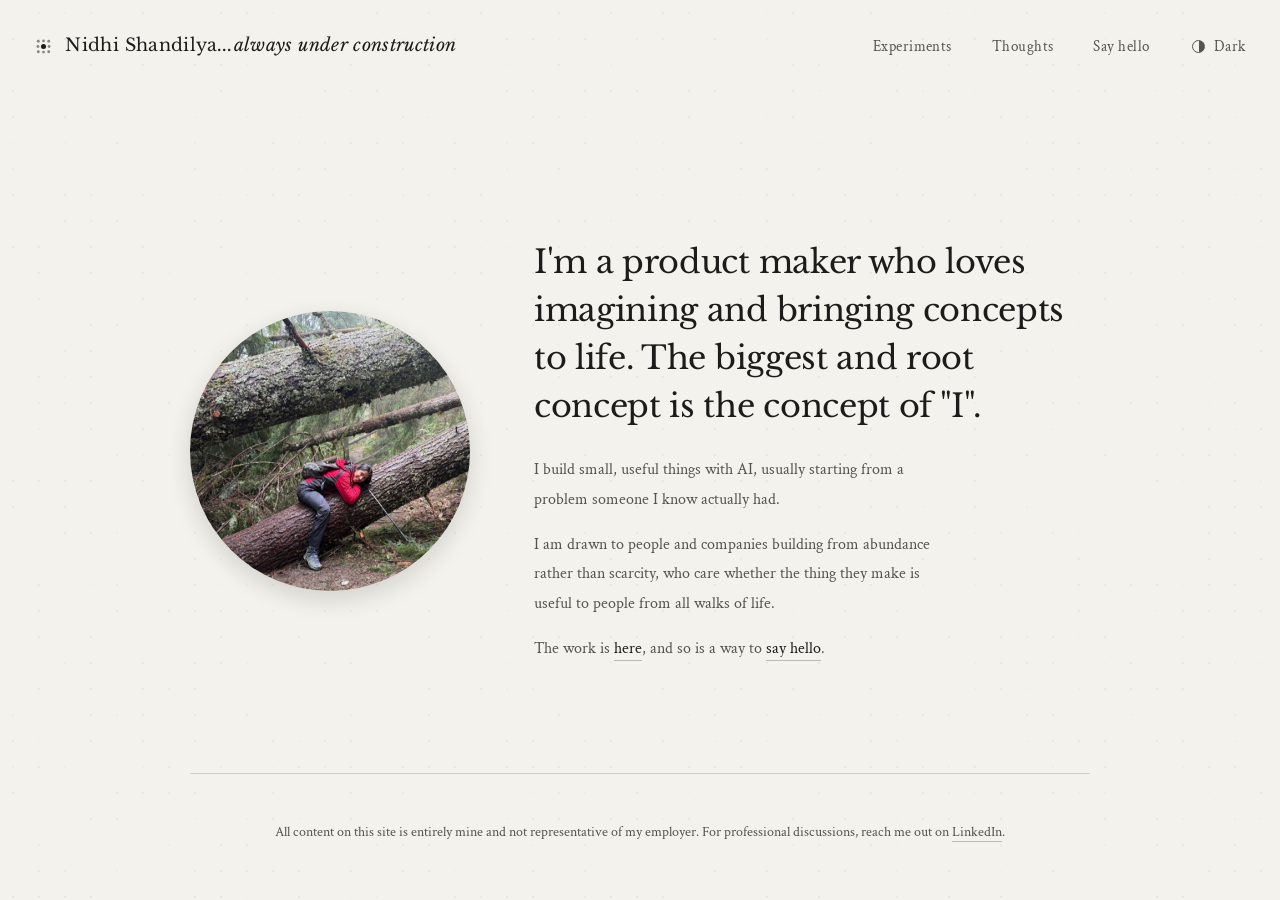
<file: index.html>
<!DOCTYPE html>
<html lang="en">
<head>
    <meta charset="UTF-8">
    <meta name="viewport" content="width=device-width, initial-scale=1.0">
    <title>Nidhi Shandilya... always under construction</title>
    <script>(function(){try{var s=localStorage.getItem('theme');var d=window.matchMedia('(prefers-color-scheme: light)').matches?'light':'dark';document.documentElement.setAttribute('data-theme',s||d);}catch(e){document.documentElement.setAttribute('data-theme','dark');}})();</script>
    <meta name="description" content="A product maker building small, useful things with AI. Experiments, half-formed thoughts, and a way to say hello.">
    <link rel="canonical" href="https://nidhivshandilya.github.io/nidhishandilya/">
    <meta property="og:type" content="website">
    <meta property="og:site_name" content="Nidhi Shandilya">
    <meta property="og:title" content="Nidhi Shandilya... always under construction">
    <meta property="og:description" content="A product maker building small, useful things with AI. Experiments, half-formed thoughts, and a way to say hello.">
    <meta property="og:url" content="https://nidhivshandilya.github.io/nidhishandilya/">
    <meta property="og:image" content="https://nidhivshandilya.github.io/nidhishandilya/og.png">
    <meta property="og:image:width" content="1200">
    <meta property="og:image:height" content="630">
    <meta property="og:image:alt" content="Nidhi Shandilya, always under construction, on a sheet of dot grid paper">
    <meta name="twitter:card" content="summary_large_image">
    <meta name="theme-color" content="#131312" media="(prefers-color-scheme: dark)">
    <meta name="theme-color" content="#f3f2ec" media="(prefers-color-scheme: light)">
    <link rel="icon" href="favicon.svg" type="image/svg+xml">
    <link rel="icon" href="favicon-32.png" sizes="32x32">
    <link rel="apple-touch-icon" href="apple-touch-icon.png">
    <link rel="stylesheet" href="styles.css">
</head>
<body>
    <nav class="main-nav">
        <div class="nav-container">
            <a href="index.html" class="logo"><span class="logo-mark" aria-hidden="true"><svg viewBox="0 0 64 64" fill="currentColor"><circle cx="17.5" cy="17.5" r="4" opacity="0.5"></circle><circle cx="32" cy="16.5" r="4" opacity="0.5"></circle><circle cx="46.5" cy="17.5" r="4" opacity="0.5"></circle><circle cx="16.5" cy="32" r="4" opacity="0.5"></circle><circle cx="32" cy="32" r="7"></circle><circle cx="47.5" cy="32" r="4" opacity="0.5"></circle><circle cx="17.5" cy="46.5" r="4" opacity="0.5"></circle><circle cx="32" cy="47.5" r="4" opacity="0.5"></circle><circle cx="46.5" cy="46.5" r="4" opacity="0.5"></circle></svg></span><span class="logo-words">Nidhi Shandilya<em>...always under construction</em></span></a>
            <button class="mobile-menu-toggle" aria-label="Toggle menu">
                <span class="menu-text">Menu</span>
            </button>
            <div class="nav-right">
                <ul class="nav-links">
                    <li><a href="experiments.html">Experiments</a></li>
                    <li><a href="thoughts.html">Thoughts</a></li>
                    <li><a href="hello.html">Say hello</a></li>
                </ul>
                <button class="theme-toggle" data-theme-toggle aria-label="Switch color theme">
                    <span class="theme-mark" aria-hidden="true"></span>
                    <span class="theme-toggle-label">Light</span>
                </button>
            </div>
        </div>
    </nav>

    <div class="mobile-menu">
        <button class="mobile-menu-close" aria-label="Close menu">
            <span class="close-text">Close Menu</span>
        </button>
        <ul class="mobile-nav-links">
            <li><a href="experiments.html">Experiments</a></li>
            <li><a href="thoughts.html">Thoughts</a></li>
            <li><a href="hello.html">Say hello</a></li>
        </ul>
        <div class="mobile-menu-footer">
            <button class="theme-toggle" data-theme-toggle aria-label="Switch color theme">
                <span class="theme-mark" aria-hidden="true"></span>
                <span class="theme-toggle-label">Light</span>
            </button>
        </div>
    </div>

    <main class="hero-section">
        <div class="hero-content">
            <div class="hero-image">
                <img src="screenshot.jpeg.png" alt="Nidhi Shandilya">
            </div>
            <div class="hero-text">
                <h1 class="hero-title">I'm a product maker who loves imagining and bringing concepts to life. The biggest and root concept is the concept of "I".</h1>
                <p class="hero-lede">I build small, useful things with AI, usually starting from a problem someone I know actually had.</p>
                <p class="hero-lede">I am drawn to people and companies building from abundance rather than scarcity, who care whether the thing they make is useful to people from all walks of life.</p>
                <p class="hero-lede">The work is <a href="experiments.html">here</a>, and so is a way to <a href="hello.html">say hello</a>.</p>
            </div>
        </div>
        <footer class="page-footer">
            <p class="footnote">All content on this site is entirely mine and not representative of my employer. For professional discussions, reach me out on <a href="https://www.linkedin.com/in/nidhi-v-shandilya-b05170b/" target="_blank" rel="noopener noreferrer">LinkedIn</a>.</p>
        </footer>
    </main>

    <canvas id="dot-bg" style="position:fixed;top:0;left:0;width:100%;height:100%;z-index:-1;pointer-events:none;background:var(--primary-bg);"></canvas>
    <script src="script.js"></script>
</body>
</html>
</file>
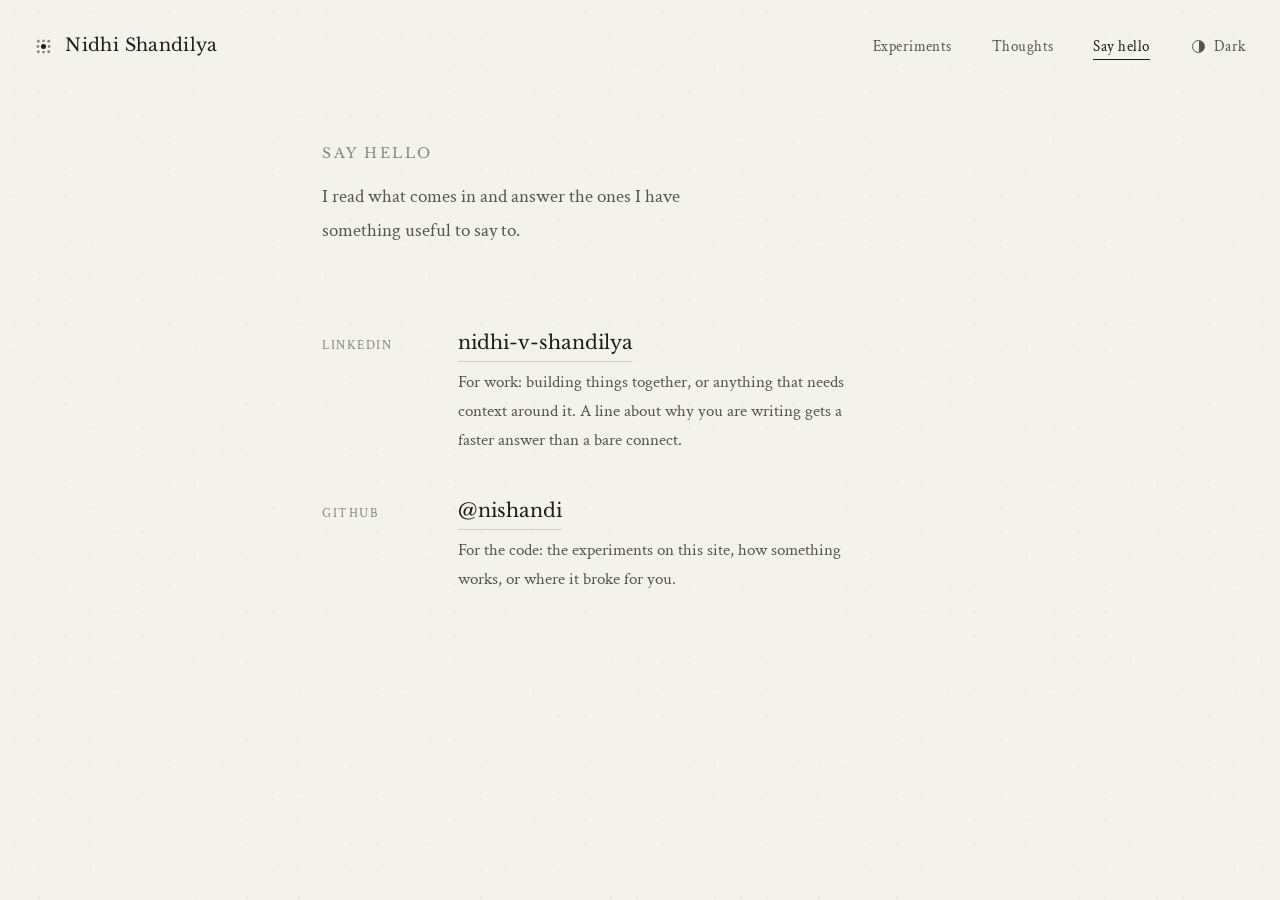
<file: hello.html>
<!DOCTYPE html>
<html lang="en">
<head>
    <meta charset="UTF-8">
    <meta name="viewport" content="width=device-width, initial-scale=1.0">
    <title>Say hello - Nidhi Shandilya</title>
    <script>(function(){try{var s=localStorage.getItem('theme');var d=window.matchMedia('(prefers-color-scheme: light)').matches?'light':'dark';document.documentElement.setAttribute('data-theme',s||d);}catch(e){document.documentElement.setAttribute('data-theme','dark');}})();</script>
    <meta name="description" content="Where to find me: LinkedIn and GitHub. No form, no newsletter, nothing automated on the other end.">
    <link rel="canonical" href="https://nidhivshandilya.github.io/nidhishandilya/hello.html">
    <meta property="og:type" content="website">
    <meta property="og:site_name" content="Nidhi Shandilya">
    <meta property="og:title" content="Say hello - Nidhi Shandilya">
    <meta property="og:description" content="Where to find me: LinkedIn and GitHub. No form, no newsletter, nothing automated on the other end.">
    <meta property="og:url" content="https://nidhivshandilya.github.io/nidhishandilya/hello.html">
    <meta property="og:image" content="https://nidhivshandilya.github.io/nidhishandilya/og.png">
    <meta property="og:image:width" content="1200">
    <meta property="og:image:height" content="630">
    <meta property="og:image:alt" content="Nidhi Shandilya, always under construction, on a sheet of dot grid paper">
    <meta name="twitter:card" content="summary_large_image">
    <meta name="theme-color" content="#131312" media="(prefers-color-scheme: dark)">
    <meta name="theme-color" content="#f3f2ec" media="(prefers-color-scheme: light)">
    <link rel="icon" href="favicon.svg" type="image/svg+xml">
    <link rel="icon" href="favicon-32.png" sizes="32x32">
    <link rel="apple-touch-icon" href="apple-touch-icon.png">
    <link rel="stylesheet" href="styles.css">
</head>
<body>
    <nav class="main-nav">
        <div class="nav-container">
            <a href="index.html" class="logo"><span class="logo-mark" aria-hidden="true"><svg viewBox="0 0 64 64" fill="currentColor"><circle cx="17.5" cy="17.5" r="4" opacity="0.5"></circle><circle cx="32" cy="16.5" r="4" opacity="0.5"></circle><circle cx="46.5" cy="17.5" r="4" opacity="0.5"></circle><circle cx="16.5" cy="32" r="4" opacity="0.5"></circle><circle cx="32" cy="32" r="7"></circle><circle cx="47.5" cy="32" r="4" opacity="0.5"></circle><circle cx="17.5" cy="46.5" r="4" opacity="0.5"></circle><circle cx="32" cy="47.5" r="4" opacity="0.5"></circle><circle cx="46.5" cy="46.5" r="4" opacity="0.5"></circle></svg></span><span class="logo-words">Nidhi Shandilya</span></a>
            <button class="mobile-menu-toggle" aria-label="Toggle menu">
                <span class="menu-text">Menu</span>
            </button>
            <div class="nav-right">
                <ul class="nav-links">
                    <li><a href="experiments.html">Experiments</a></li>
                    <li><a href="thoughts.html">Thoughts</a></li>
                    <li><a href="hello.html" class="current">Say hello</a></li>
                </ul>
                <button class="theme-toggle" data-theme-toggle aria-label="Switch color theme">
                    <span class="theme-mark" aria-hidden="true"></span>
                    <span class="theme-toggle-label">Light</span>
                </button>
            </div>
        </div>
    </nav>

    <div class="mobile-menu">
        <button class="mobile-menu-close" aria-label="Close menu">
            <span class="close-text">Close Menu</span>
        </button>
        <ul class="mobile-nav-links">
            <li><a href="experiments.html">Experiments</a></li>
            <li><a href="thoughts.html">Thoughts</a></li>
            <li><a href="hello.html">Say hello</a></li>
        </ul>
        <div class="mobile-menu-footer">
            <button class="theme-toggle" data-theme-toggle aria-label="Switch color theme">
                <span class="theme-mark" aria-hidden="true"></span>
                <span class="theme-toggle-label">Light</span>
            </button>
        </div>
    </div>

    <main class="content-section narrow">
        <h1 class="section-title">Say hello</h1>
        <p class="section-intro">I read what comes in and answer the ones I have something useful to say to.</p>

        <ul class="handles">
            <li class="handle">
                <span class="handle-where">LinkedIn</span>
                <div class="handle-body">
                    <a class="handle-link" href="https://www.linkedin.com/in/nidhi-v-shandilya-b05170b/" target="_blank" rel="noopener noreferrer">nidhi-v-shandilya</a>
                    <p class="handle-note">For work: building things together, or anything that needs context around it. A line about why you are writing gets a faster answer than a bare connect.</p>
                </div>
            </li>
            <li class="handle">
                <span class="handle-where">GitHub</span>
                <div class="handle-body">
                    <a class="handle-link" href="https://github.com/nishandi" target="_blank" rel="noopener noreferrer">@nishandi</a>
                    <p class="handle-note">For the code: the experiments on this site, how something works, or where it broke for you.</p>
                </div>
            </li>
        </ul>
    </main>

    <canvas id="dot-bg" style="position:fixed;top:0;left:0;width:100%;height:100%;z-index:-1;pointer-events:none;background:var(--primary-bg);"></canvas>
    <script src="script.js"></script>
</body>
</html>
</file>
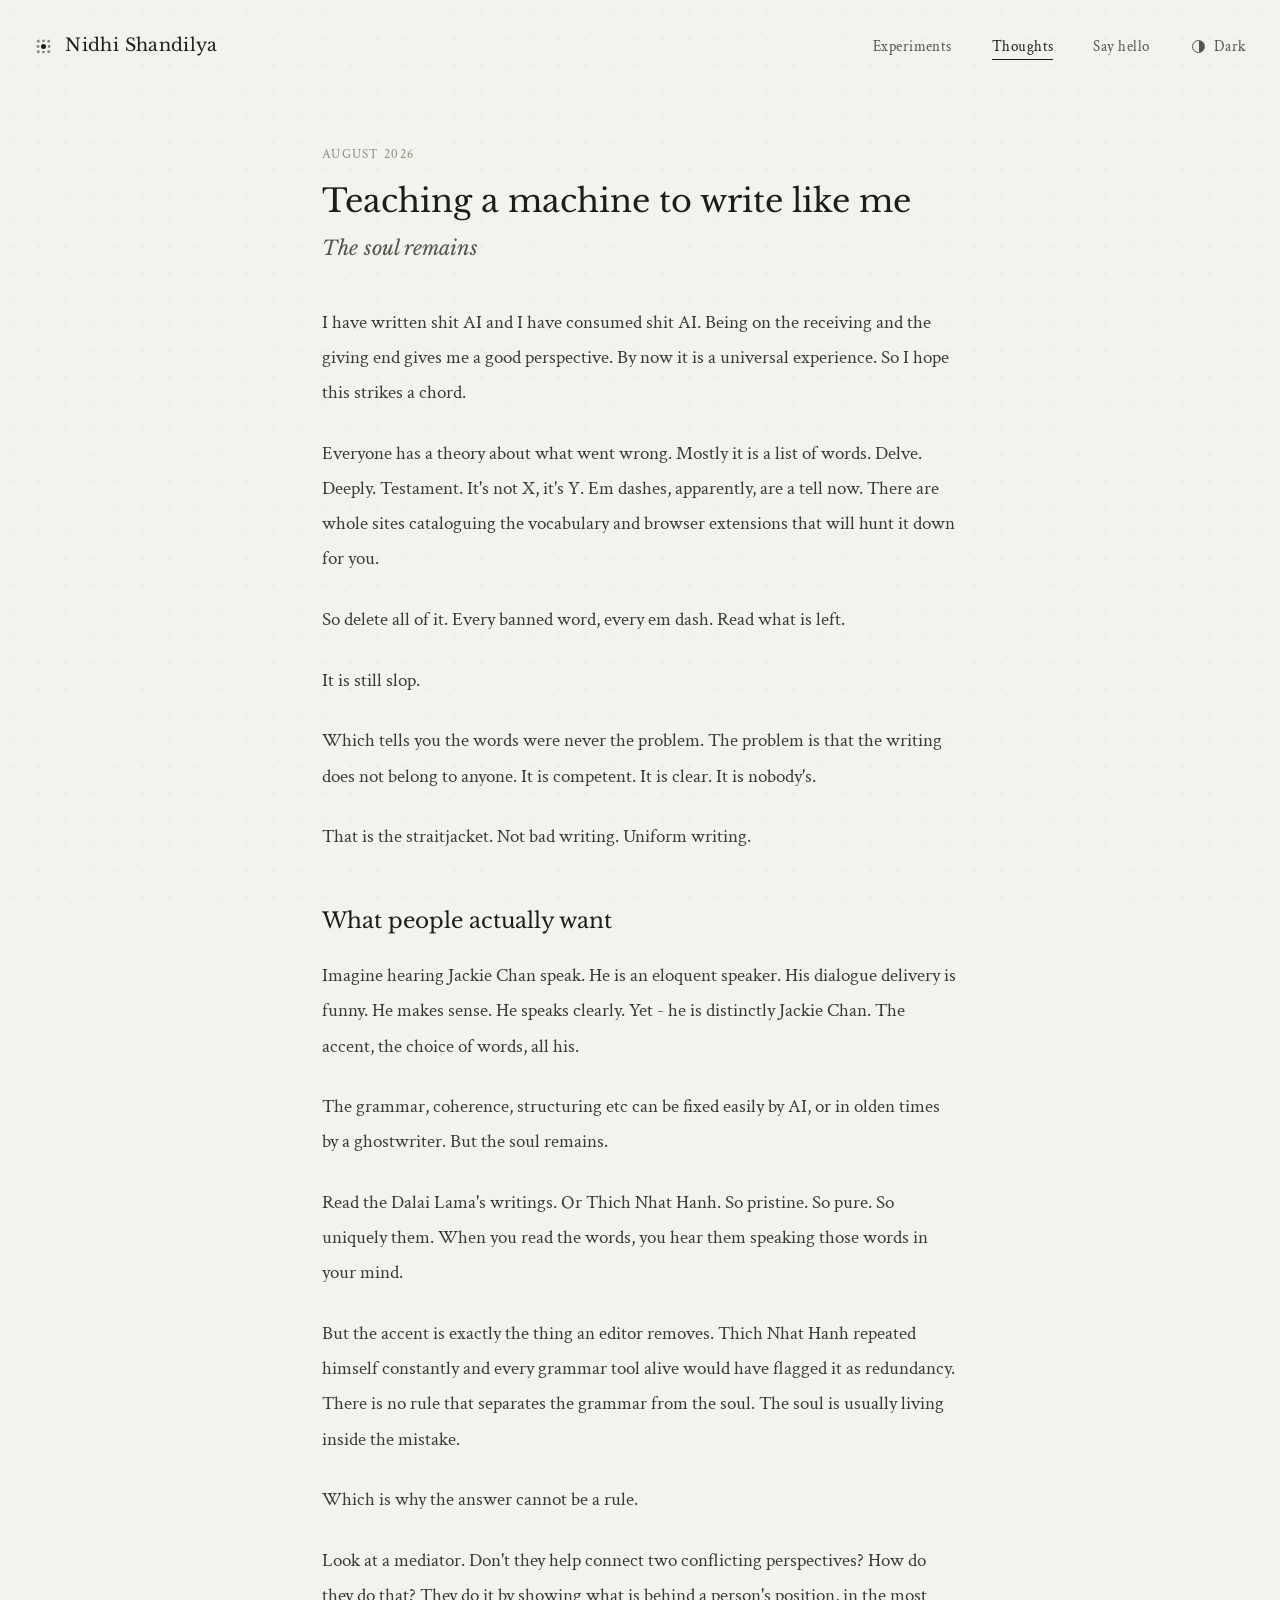
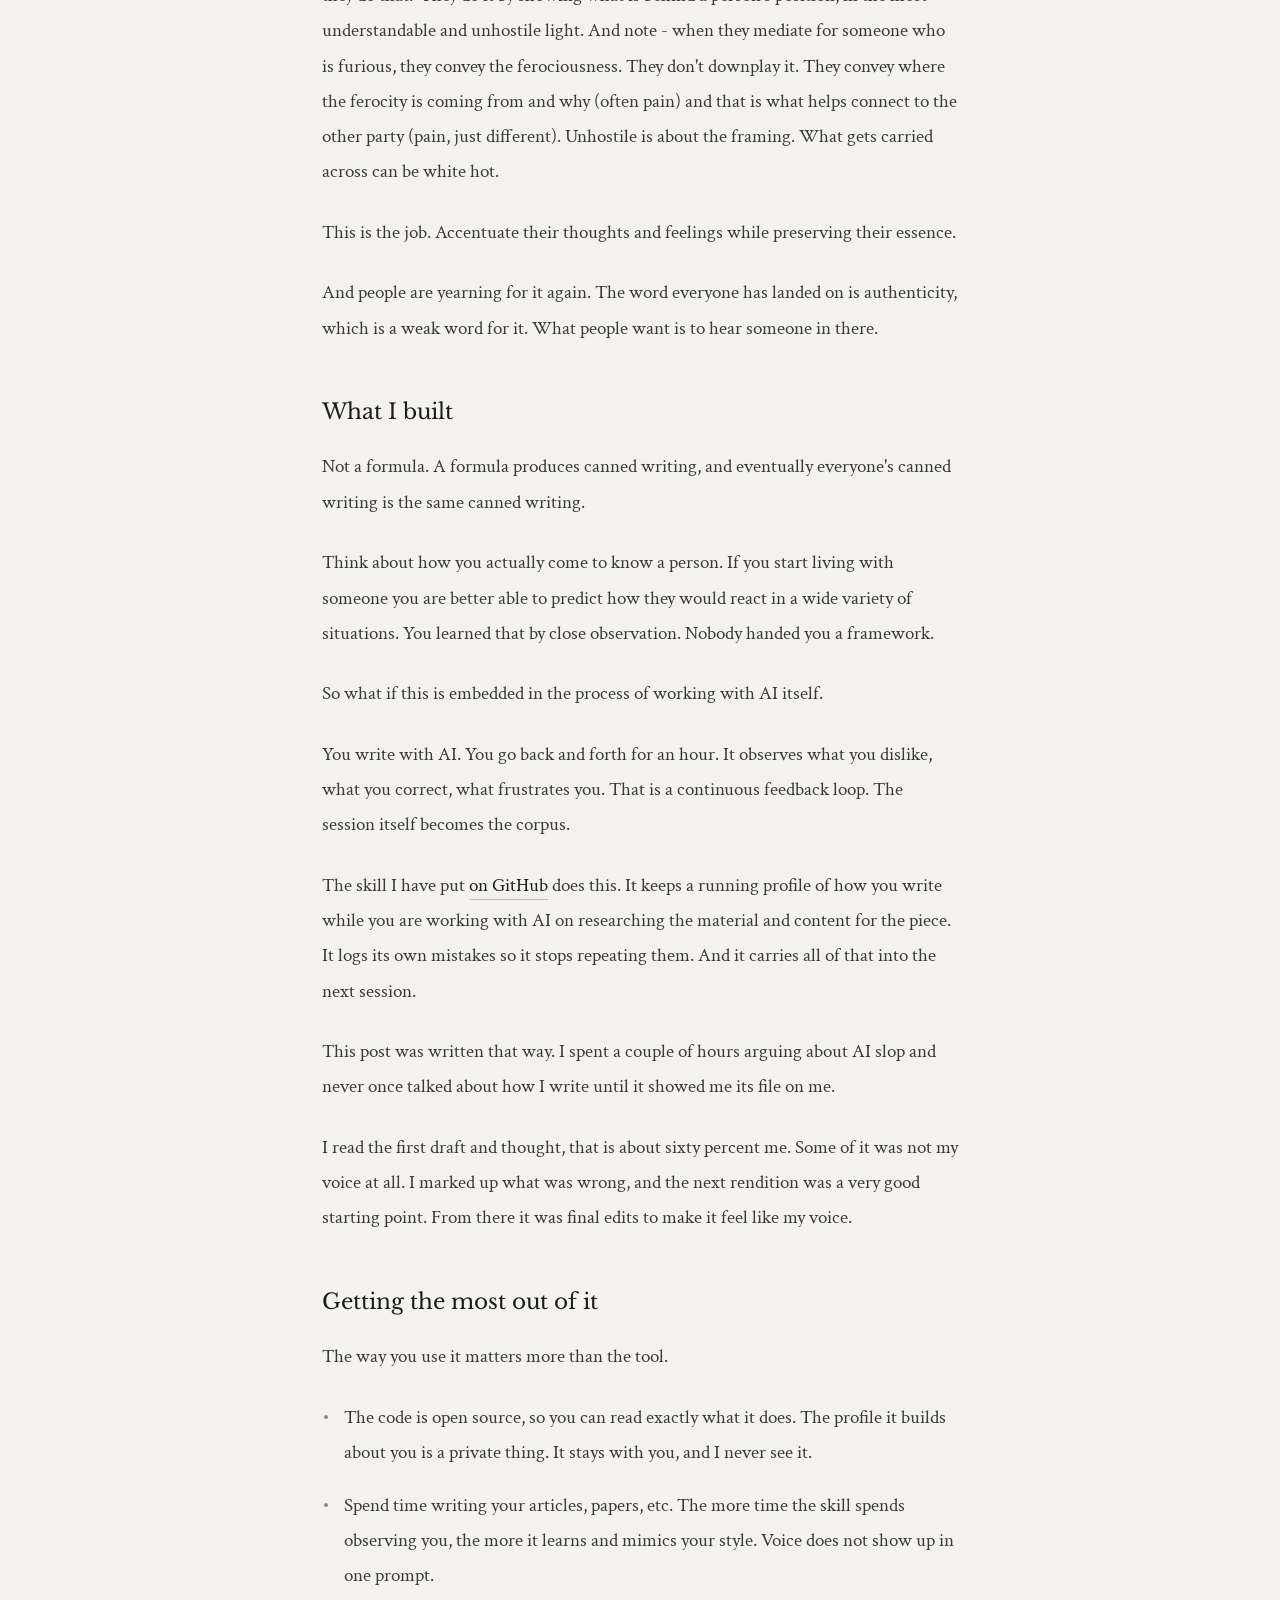
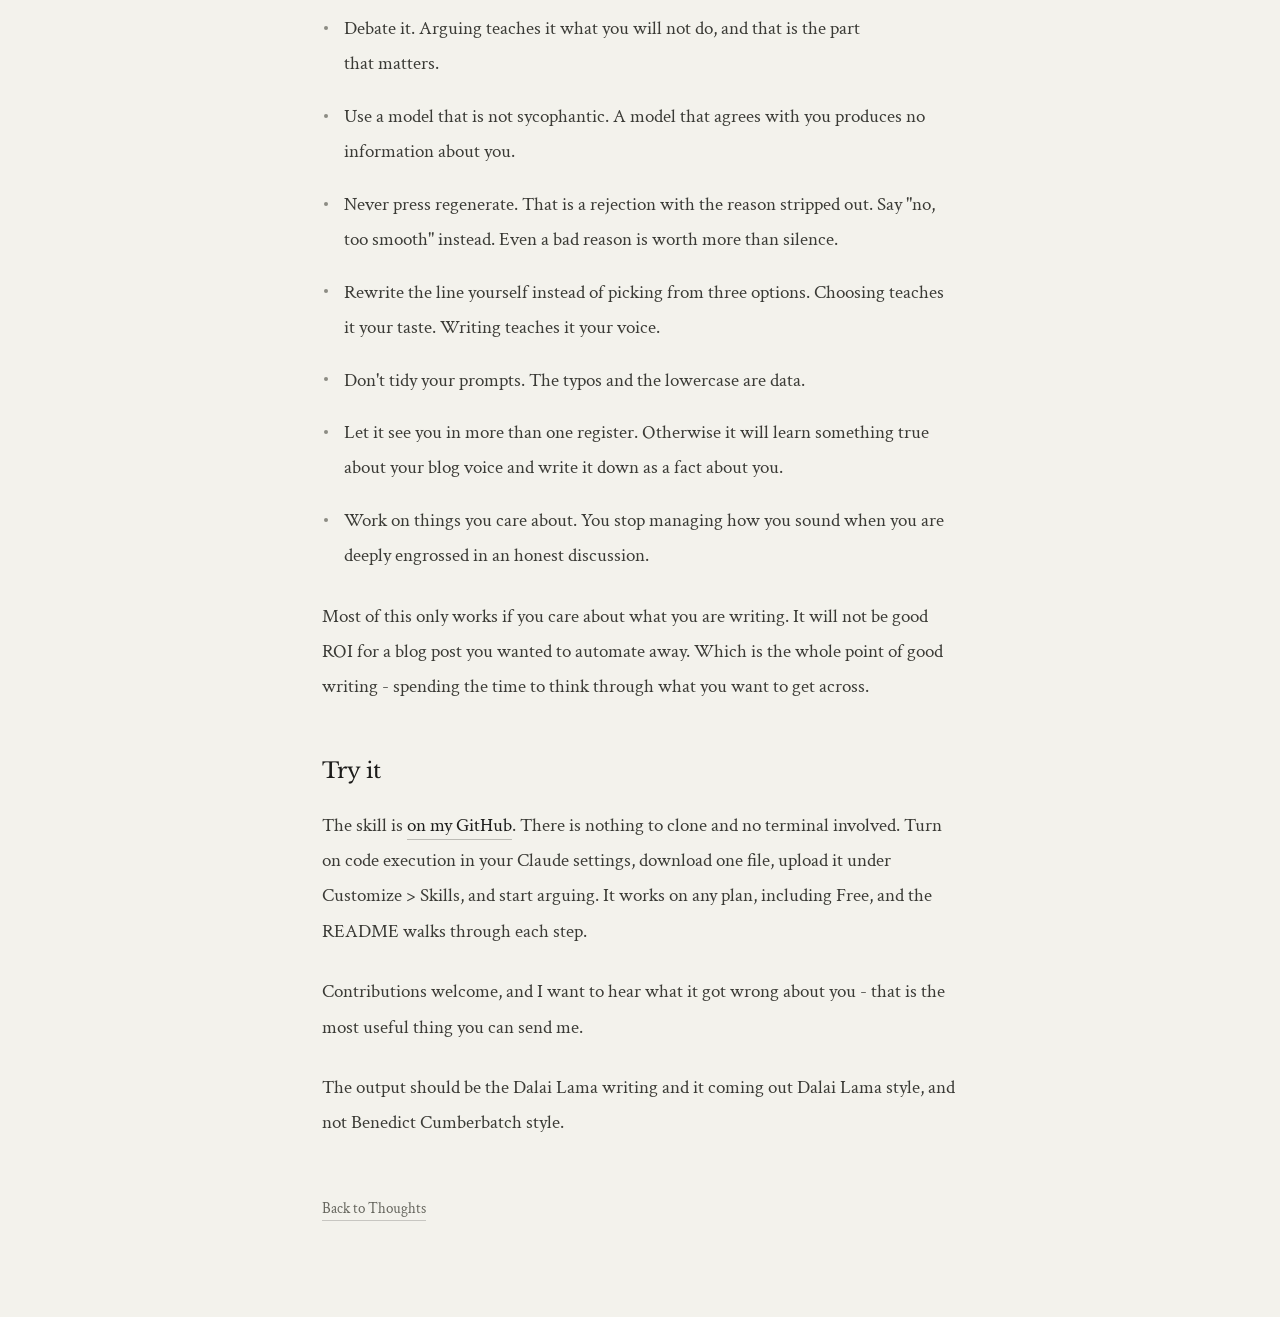
<file: thoughts-voice.html>
<!DOCTYPE html>
<html lang="en">
<head>
    <meta charset="UTF-8">
    <meta name="viewport" content="width=device-width, initial-scale=1.0">
    <title>Teaching a machine to write like me - Nidhi Shandilya</title>
    <script>(function(){try{var s=localStorage.getItem('theme');var d=window.matchMedia('(prefers-color-scheme: light)').matches?'light':'dark';document.documentElement.setAttribute('data-theme',s||d);}catch(e){document.documentElement.setAttribute('data-theme','dark');}})();</script>
    <meta name="description" content="Delete every banned word and every em dash. Read what is left. It is still slop, which tells you the words were never the problem.">
    <link rel="canonical" href="https://nidhivshandilya.github.io/nidhishandilya/thoughts-voice.html">
    <meta property="og:type" content="article">
    <meta property="og:site_name" content="Nidhi Shandilya">
    <meta property="og:title" content="Teaching a machine to write like me">
    <meta property="og:description" content="Delete every banned word and every em dash. Read what is left. It is still slop, which tells you the words were never the problem.">
    <meta property="og:url" content="https://nidhivshandilya.github.io/nidhishandilya/thoughts-voice.html">
    <meta property="og:image" content="https://nidhivshandilya.github.io/nidhishandilya/og.png">
    <meta property="og:image:width" content="1200">
    <meta property="og:image:height" content="630">
    <meta name="twitter:card" content="summary_large_image">
    <meta name="theme-color" content="#131312" media="(prefers-color-scheme: dark)">
    <meta name="theme-color" content="#f3f2ec" media="(prefers-color-scheme: light)">
    <link rel="icon" href="favicon.svg" type="image/svg+xml">
    <link rel="icon" href="favicon-32.png" sizes="32x32">
    <link rel="apple-touch-icon" href="apple-touch-icon.png">
    <link rel="stylesheet" href="styles.css">
</head>
<body>
    <nav class="main-nav">
        <div class="nav-container">
            <a href="index.html" class="logo"><span class="logo-mark" aria-hidden="true"><svg viewBox="0 0 64 64" fill="currentColor"><circle cx="17.5" cy="17.5" r="4" opacity="0.5"></circle><circle cx="32" cy="16.5" r="4" opacity="0.5"></circle><circle cx="46.5" cy="17.5" r="4" opacity="0.5"></circle><circle cx="16.5" cy="32" r="4" opacity="0.5"></circle><circle cx="32" cy="32" r="7"></circle><circle cx="47.5" cy="32" r="4" opacity="0.5"></circle><circle cx="17.5" cy="46.5" r="4" opacity="0.5"></circle><circle cx="32" cy="47.5" r="4" opacity="0.5"></circle><circle cx="46.5" cy="46.5" r="4" opacity="0.5"></circle></svg></span><span class="logo-words">Nidhi Shandilya</span></a>
            <button class="mobile-menu-toggle" aria-label="Toggle menu">
                <span class="menu-text">Menu</span>
            </button>
            <div class="nav-right">
                <ul class="nav-links">
                    <li><a href="experiments.html">Experiments</a></li>
                    <li><a href="thoughts.html" class="current">Thoughts</a></li>
                    <li><a href="hello.html">Say hello</a></li>
                </ul>
                <button class="theme-toggle" data-theme-toggle aria-label="Switch color theme">
                    <span class="theme-mark" aria-hidden="true"></span>
                    <span class="theme-toggle-label">Light</span>
                </button>
            </div>
        </div>
    </nav>

    <div class="mobile-menu">
        <button class="mobile-menu-close" aria-label="Close menu">
            <span class="close-text">Close Menu</span>
        </button>
        <ul class="mobile-nav-links">
            <li><a href="experiments.html">Experiments</a></li>
            <li><a href="thoughts.html">Thoughts</a></li>
            <li><a href="hello.html">Say hello</a></li>
        </ul>
        <div class="mobile-menu-footer">
            <button class="theme-toggle" data-theme-toggle aria-label="Switch color theme">
                <span class="theme-mark" aria-hidden="true"></span>
                <span class="theme-toggle-label">Light</span>
            </button>
        </div>
    </div>

    <main class="content-section narrow">
        <article class="post">
            <p class="post-date">August 2026</p>
            <h1 class="post-title">Teaching a machine to write like me</h1>
            <p class="post-subtitle">The soul remains</p>

            <div class="post-body">
                <p>I have written shit AI and I have consumed shit AI. Being on the receiving and the giving end gives me a good perspective. By now it is a universal experience. So I hope this strikes a chord.</p>

                <p>Everyone has a theory about what went wrong. Mostly it is a list of words. Delve. Deeply. Testament. It's not X, it's Y. Em dashes, apparently, are a tell now. There are whole sites cataloguing the vocabulary and browser extensions that will hunt it down for you.</p>

                <p>So delete all of it. Every banned word, every em dash. Read what is left.</p>

                <p>It is still slop.</p>

                <p>Which tells you the words were never the problem. The problem is that the writing does not belong to anyone. It is competent. It is clear. It is nobody's.</p>

                <p>That is the straitjacket. Not bad writing. Uniform writing.</p>

                <h2>What people actually want</h2>

                <p>Imagine hearing Jackie Chan speak. He is an eloquent speaker. His dialogue delivery is funny. He makes sense. He speaks clearly. Yet - he is distinctly Jackie Chan. The accent, the choice of words, all his.</p>

                <p>The grammar, coherence, structuring etc can be fixed easily by AI, or in olden times by a ghostwriter. But the soul remains.</p>

                <p>Read the Dalai Lama's writings. Or Thich Nhat Hanh. So pristine. So pure. So uniquely them. When you read the words, you hear them speaking those words in your mind.</p>

                <p>But the accent is exactly the thing an editor removes. Thich Nhat Hanh repeated himself constantly and every grammar tool alive would have flagged it as redundancy. There is no rule that separates the grammar from the soul. The soul is usually living inside the mistake.</p>

                <p>Which is why the answer cannot be a rule.</p>

                <p>Look at a mediator. Don't they help connect two conflicting perspectives? How do they do that? They do it by showing what is behind a person's position, in the most understandable and unhostile light. And note - when they mediate for someone who is furious, they convey the ferociousness. They don't downplay it. They convey where the ferocity is coming from and why (often pain) and that is what helps connect to the other party (pain, just different). Unhostile is about the framing. What gets carried across can be white hot.</p>

                <p>This is the job. Accentuate their thoughts and feelings while preserving their essence.</p>

                <p>And people are yearning for it again. The word everyone has landed on is authenticity, which is a weak word for it. What people want is to hear someone in there.</p>

                <h2>What I built</h2>

                <p>Not a formula. A formula produces canned writing, and eventually everyone's canned writing is the same canned writing.</p>

                <p>Think about how you actually come to know a person. If you start living with someone you are better able to predict how they would react in a wide variety of situations. You learned that by close observation. Nobody handed you a framework.</p>

                <p>So what if this is embedded in the process of working with AI itself.</p>

                <p>You write with AI. You go back and forth for an hour. It observes what you dislike, what you correct, what frustrates you. That is a continuous feedback loop. The session itself becomes the corpus.</p>

                <p>The skill I have put <a href="https://github.com/nidhivshandilya/write-like-me" target="_blank" rel="noopener noreferrer">on GitHub</a> does this. It keeps a running profile of how you write while you are working with AI on researching the material and content for the piece. It logs its own mistakes so it stops repeating them. And it carries all of that into the next session.</p>

                <p>This post was written that way. I spent a couple of hours arguing about AI slop and never once talked about how I write until it showed me its file on me.</p>

                <p>I read the first draft and thought, that is about sixty percent me. Some of it was not my voice at all. I marked up what was wrong, and the next rendition was a very good starting point. From there it was final edits to make it feel like my voice.</p>

                <h2>Getting the most out of it</h2>

                <p>The way you use it matters more than the tool.</p>

                <ul class="post-list">
                    <li>The code is open source, so you can read exactly what it does. The profile it builds about you is a private thing. It stays with you, and I never see it.</li>
                    <li>Spend time writing your articles, papers, etc. The more time the skill spends observing you, the more it learns and mimics your style. Voice does not show up in one prompt.</li>
                    <li>Debate it. Arguing teaches it what you will not do, and that is the part that matters.</li>
                    <li>Use a model that is not sycophantic. A model that agrees with you produces no information about you.</li>
                    <li>Never press regenerate. That is a rejection with the reason stripped out. Say "no, too smooth" instead. Even a bad reason is worth more than silence.</li>
                    <li>Rewrite the line yourself instead of picking from three options. Choosing teaches it your taste. Writing teaches it your voice.</li>
                    <li>Don't tidy your prompts. The typos and the lowercase are data.</li>
                    <li>Let it see you in more than one register. Otherwise it will learn something true about your blog voice and write it down as a fact about you.</li>
                    <li>Work on things you care about. You stop managing how you sound when you are deeply engrossed in an honest discussion.</li>
                </ul>

                <p>Most of this only works if you care about what you are writing. It will not be good ROI for a blog post you wanted to automate away. Which is the whole point of good writing - spending the time to think through what you want to get across.</p>

                <h2>Try it</h2>

                <p>The skill is <a href="https://github.com/nidhivshandilya/write-like-me" target="_blank" rel="noopener noreferrer">on my GitHub</a>. There is nothing to clone and no terminal involved. Turn on code execution in your Claude settings, download one file, upload it under Customize &gt; Skills, and start arguing. It works on any plan, including Free, and the README walks through each step.</p>

                <p>Contributions welcome, and I want to hear what it got wrong about you - that is the most useful thing you can send me.</p>

                <p>The output should be the Dalai Lama writing and it coming out Dalai Lama style, and not Benedict Cumberbatch style.</p>
            </div>
        </article>

        <p class="post-back"><a href="thoughts.html">Back to Thoughts</a></p>
    </main>

    <canvas id="dot-bg" style="position:fixed;top:0;left:0;width:100%;height:100%;z-index:-1;pointer-events:none;background:var(--primary-bg);"></canvas>
    <script src="script.js"></script>
</body>
</html>
</file>
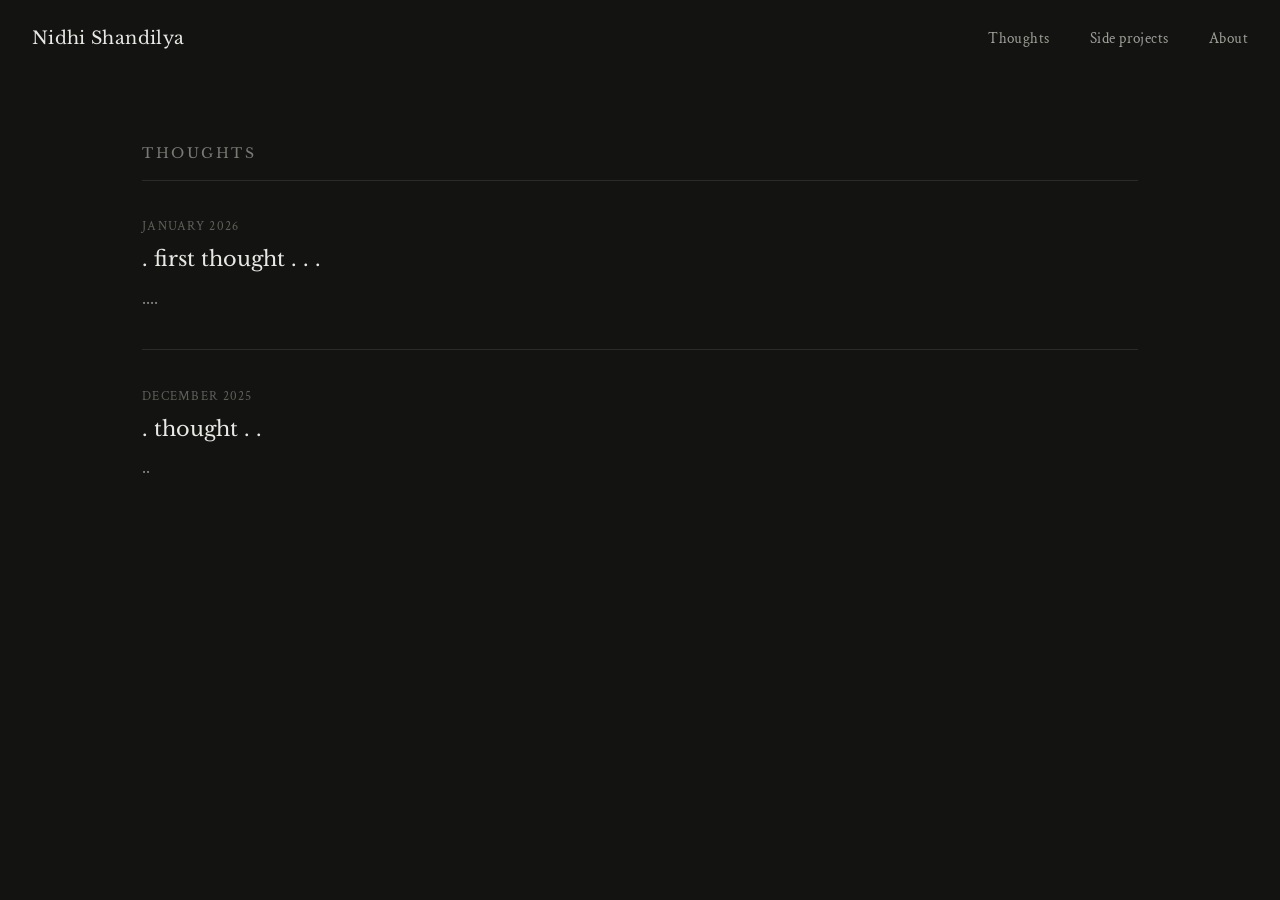
<file: Thoughts.html>
<!DOCTYPE html>
<html lang="en">
<head>
    <meta charset="UTF-8">
    <meta name="viewport" content="width=device-width, initial-scale=1.0">
    <title>Thoughts - Nidhi Shandilya</title>
    <link rel="stylesheet" href="styles.css">
</head>
<body>
    <!-- Navigation -->
    <nav class="main-nav">
        <div class="nav-container">
            <a href="index.html" class="logo">Nidhi Shandilya</a>
            <button class="mobile-menu-toggle" aria-label="Toggle menu">
                <span class="menu-text">Menu</span>
            </button>
            <ul class="nav-links">
                <li><a href="thoughts.html">Thoughts</a></li>
                <li><a href="projects.html">Side projects</a></li>
                <li><a href="about.html">About</a></li>
            </ul>
        </div>
    </nav>

    <!-- Mobile Menu -->
    <div class="mobile-menu">
        <button class="mobile-menu-close" aria-label="Close menu">
            <span class="close-text">Close Menu</span>
        </button>
        <ul class="mobile-nav-links">
            <li><a href="thoughts.html">Thoughts</a></li>
            <li><a href="projects.html">Side projects</a></li>
            <li><a href="about.html">About</a></li>
        </ul>
    </div>

    <!-- Content -->
    <main class="content-section">
        <h1 class="section-title">Thoughts</h1>
        
        <div class="thoughts-grid">
            <!-- Sample thought - you'll replace these with your actual content -->
            <article class="thought-item">
                <div class="thought-date">January 2026</div>
                <h2 class="thought-title">. first thought . . .</h2>
                <p class="thought-excerpt">
                    ....
                </p>
            </article>

            <article class="thought-item">
                <div class="thought-date">December 2025</div>
                <h2 class="thought-title">. thought . .</h2>
                <p class="thought-excerpt">
                   ..
                </p>
            </article>

            <!-- Add more thought items as needed -->
        </div>
    </main>

    <script src="script.js"></script>
</body>
</html>
</file>
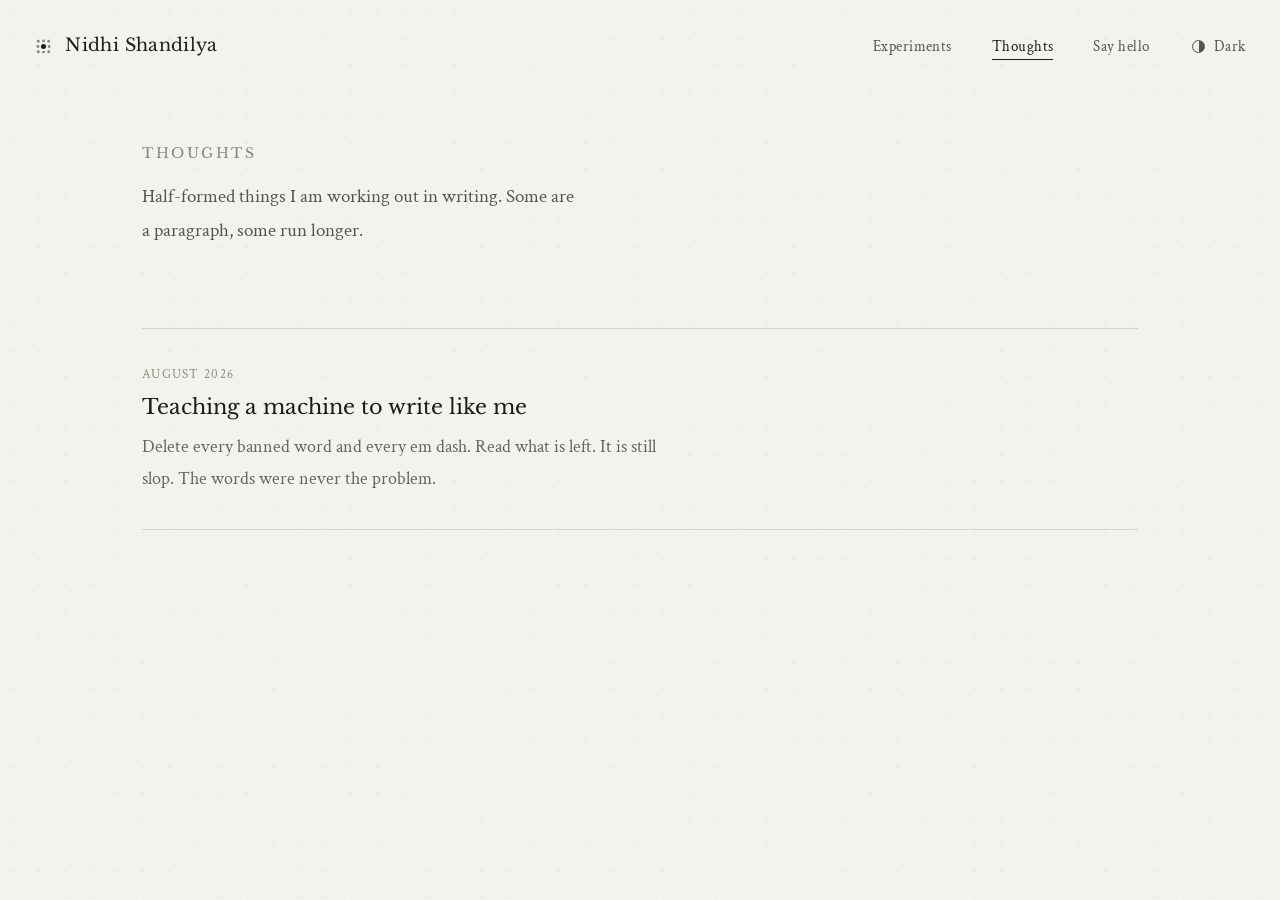
<file: thoughts.html>
<!DOCTYPE html>
<html lang="en">
<head>
    <meta charset="UTF-8">
    <meta name="viewport" content="width=device-width, initial-scale=1.0">
    <title>Thoughts - Nidhi Shandilya</title>
    <script>(function(){try{var s=localStorage.getItem('theme');var d=window.matchMedia('(prefers-color-scheme: light)').matches?'light':'dark';document.documentElement.setAttribute('data-theme',s||d);}catch(e){document.documentElement.setAttribute('data-theme','dark');}})();</script>
    <meta name="description" content="Half-formed things I am working out in writing.">
    <link rel="canonical" href="https://nidhivshandilya.github.io/nidhishandilya/thoughts.html">
    <meta property="og:type" content="website">
    <meta property="og:site_name" content="Nidhi Shandilya">
    <meta property="og:title" content="Thoughts - Nidhi Shandilya">
    <meta property="og:description" content="Half-formed things I am working out in writing.">
    <meta property="og:url" content="https://nidhivshandilya.github.io/nidhishandilya/thoughts.html">
    <meta property="og:image" content="https://nidhivshandilya.github.io/nidhishandilya/og.png">
    <meta property="og:image:width" content="1200">
    <meta property="og:image:height" content="630">
    <meta property="og:image:alt" content="Nidhi Shandilya, always under construction, on a sheet of dot grid paper">
    <meta name="twitter:card" content="summary_large_image">
    <meta name="theme-color" content="#131312" media="(prefers-color-scheme: dark)">
    <meta name="theme-color" content="#f3f2ec" media="(prefers-color-scheme: light)">
    <link rel="icon" href="favicon.svg" type="image/svg+xml">
    <link rel="icon" href="favicon-32.png" sizes="32x32">
    <link rel="apple-touch-icon" href="apple-touch-icon.png">
    <link rel="stylesheet" href="styles.css">
</head>
<body>
    <nav class="main-nav">
        <div class="nav-container">
            <a href="index.html" class="logo"><span class="logo-mark" aria-hidden="true"><svg viewBox="0 0 64 64" fill="currentColor"><circle cx="17.5" cy="17.5" r="4" opacity="0.5"></circle><circle cx="32" cy="16.5" r="4" opacity="0.5"></circle><circle cx="46.5" cy="17.5" r="4" opacity="0.5"></circle><circle cx="16.5" cy="32" r="4" opacity="0.5"></circle><circle cx="32" cy="32" r="7"></circle><circle cx="47.5" cy="32" r="4" opacity="0.5"></circle><circle cx="17.5" cy="46.5" r="4" opacity="0.5"></circle><circle cx="32" cy="47.5" r="4" opacity="0.5"></circle><circle cx="46.5" cy="46.5" r="4" opacity="0.5"></circle></svg></span><span class="logo-words">Nidhi Shandilya</span></a>
            <button class="mobile-menu-toggle" aria-label="Toggle menu">
                <span class="menu-text">Menu</span>
            </button>
            <div class="nav-right">
                <ul class="nav-links">
                    <li><a href="experiments.html">Experiments</a></li>
                    <li><a href="thoughts.html" class="current">Thoughts</a></li>
                    <li><a href="hello.html">Say hello</a></li>
                </ul>
                <button class="theme-toggle" data-theme-toggle aria-label="Switch color theme">
                    <span class="theme-mark" aria-hidden="true"></span>
                    <span class="theme-toggle-label">Light</span>
                </button>
            </div>
        </div>
    </nav>

    <div class="mobile-menu">
        <button class="mobile-menu-close" aria-label="Close menu">
            <span class="close-text">Close Menu</span>
        </button>
        <ul class="mobile-nav-links">
            <li><a href="experiments.html">Experiments</a></li>
            <li><a href="thoughts.html">Thoughts</a></li>
            <li><a href="hello.html">Say hello</a></li>
        </ul>
        <div class="mobile-menu-footer">
            <button class="theme-toggle" data-theme-toggle aria-label="Switch color theme">
                <span class="theme-mark" aria-hidden="true"></span>
                <span class="theme-toggle-label">Light</span>
            </button>
        </div>
    </div>

    <main class="content-section">
        <h1 class="section-title">Thoughts</h1>
        <p class="section-intro">Half-formed things I am working out in writing. Some are a paragraph, some run longer.</p>

        <div class="thoughts-grid">
            <article class="thought-item">
                <div class="thought-date">August 2026</div>
                <h2 class="thought-title"><a href="thoughts-voice.html">Teaching a machine to write like me</a></h2>
                <p class="thought-excerpt">Delete every banned word and every em dash. Read what is left. It is still slop. The words were never the problem.</p>
            </article>
            <div class="ledger-end"></div>
        </div>
    </main>

    <canvas id="dot-bg" style="position:fixed;top:0;left:0;width:100%;height:100%;z-index:-1;pointer-events:none;background:var(--primary-bg);"></canvas>
    <script src="script.js"></script>
</body>
</html>
</file>
<file: styles.css>
/* Google Fonts Import */
@import url('https://fonts.googleapis.com/css2?family=Crimson+Text:ital,wght@0,400;0,600;1,400&family=Libre+Baskerville:ital,wght@0,400;0,700;1,400&display=swap');

/* Dark is the default. Light is the same sheet of paper, lit. */
:root {
    --primary-bg: #131312;
    --primary-text: #e8e8e4;
    --body-strong: #c9c9c3;
    --secondary-text: #a0a09a;
    --muted-text: #8b8b84;
    --title-text: #7a7a74;
    --faint-text: #5f5f5a;
    --fainter-text: #4f4f4a;
    --accent-color: #cccccc;
    --border-color: rgba(255,255,255,0.12);
    --border-soft: rgba(255,255,255,0.16);
    --rule-color: rgba(255,255,255,0.1);
    --hover-bg: rgba(255,255,255,0.022);
    --panel-bg: #1c1c1b;
    --panel-stripe-a: #181817;
    --panel-stripe-b: #151514;
    --panel-scrim: rgba(19,19,18,0.35);
    /* the nav sheet once the page is scrolled under it */
    --nav-scrim: rgba(19,19,18,0.93);
    --nav-scrim-solid: rgba(19,19,18,0.985);
    --mark-color: rgba(255,255,255,0.85);
    --mark-border: rgba(255,255,255,0.55);
    --underline-soft: rgba(160,160,154,0.4);
    --portrait-shadow: 0 8px 24px rgba(0,0,0,0.4);
    --hover-color: #ffffff;
    /* read by script.js to draw the dot grid */
    --dot-rgb: 255,255,255;
    --dot-alpha: 0.16;
    --transition: all 0.3s cubic-bezier(0.4, 0, 0.2, 1);
    color-scheme: dark;
}

html[data-theme="light"] {
    --primary-bg: #f3f2ec;
    --primary-text: #1c1c1a;
    --body-strong: #3a3a35;
    --secondary-text: #55554e;
    --muted-text: #66665e;
    --title-text: #86867d;
    --faint-text: #8c8c83;
    --fainter-text: #9c9c92;
    --accent-color: #3a3a35;
    --border-color: rgba(0,0,0,0.14);
    --border-soft: rgba(0,0,0,0.18);
    --rule-color: rgba(0,0,0,0.12);
    --hover-bg: rgba(0,0,0,0.025);
    --panel-bg: #e9e8e1;
    --panel-stripe-a: #ecebe4;
    --panel-stripe-b: #e5e4dc;
    --panel-scrim: rgba(243,242,236,0.4);
    --nav-scrim: rgba(243,242,236,0.94);
    --nav-scrim-solid: rgba(243,242,236,0.99);
    --mark-color: rgba(28,28,26,0.85);
    --mark-border: rgba(28,28,26,0.45);
    --underline-soft: rgba(85,85,78,0.35);
    --portrait-shadow: 0 8px 24px rgba(0,0,0,0.14);
    --hover-color: #000000;
    /* dark dots read much heavier on paper than white dots do on ink:
       keep them well below the text so they never compete with it */
    --dot-rgb: 96,96,88;
    --dot-alpha: 0.085;
    color-scheme: light;
}

* { margin: 0; padding: 0; box-sizing: border-box; }

html { -webkit-text-size-adjust: 100%; }

body {
    font-family: 'Crimson Text', Georgia, serif;
    background-color: var(--primary-bg);
    color: var(--primary-text);
    line-height: 1.6;
    font-size: 18px;
    overflow-x: hidden;
    -webkit-font-smoothing: antialiased;
    -moz-osx-font-smoothing: grayscale;
    transition: background-color 0.45s ease, color 0.45s ease;
}

h1, h2, h3, h4, h5, h6 {
    font-family: 'Libre Baskerville', Georgia, serif;
    font-weight: 400;
    line-height: 1.3;
    margin-bottom: 1.5rem;
}

a { color: inherit; text-decoration: none; transition: var(--transition); }
a:hover { color: var(--hover-color); }

/* Navigation */
.main-nav {
    position: fixed;
    top: 0; left: 0; right: 0;
    background-color: transparent;
    border-bottom: 1px solid transparent;
    z-index: 1000;
    padding: 1.5rem 0;
    transition: background-color 0.35s ease, border-color 0.35s ease, backdrop-filter 0.35s ease;
}

/* Once anything scrolls under it, the bar becomes a frosted sheet so type never
   collides with type. At the very top it stays invisible. */
.main-nav.scrolled {
    background-color: var(--nav-scrim);
    backdrop-filter: blur(14px) saturate(1.05);
    -webkit-backdrop-filter: blur(14px) saturate(1.05);
    border-bottom-color: var(--border-color);
}

@supports not ((backdrop-filter: blur(1px)) or (-webkit-backdrop-filter: blur(1px))) {
    .main-nav.scrolled { background-color: var(--nav-scrim-solid); }
}

.nav-container {
    max-width: 1400px;
    margin: 0 auto;
    padding: 0 2rem;
    display: flex;
    justify-content: space-between;
    align-items: center;
    gap: 1.25rem;
}

.logo {
    font-family: 'Libre Baskerville', Georgia, serif;
    font-size: 1.1rem;
    font-weight: 400;
    letter-spacing: 0.02em;
    line-height: 1.35;
    white-space: nowrap;
    color: var(--primary-text);
}

.logo:hover { color: var(--hover-color); }

/* The mark: the same dent the cursor makes in the sheet. */
.logo { display: inline-flex; align-items: center; gap: 0.65rem; }
.logo-words { min-width: 0; }
.logo-mark { flex: 0 0 auto; width: 23px; height: 23px; color: var(--primary-text); }
.logo-mark svg { display: block; width: 100%; height: 100%; }

.nav-right { display: flex; align-items: center; gap: 2.5rem; }

.nav-links { display: flex; list-style: none; gap: 2.5rem; }

.nav-links li { white-space: nowrap; }

.nav-links a {
    font-size: 0.95rem;
    letter-spacing: 0.03em;
    position: relative;
    color: var(--secondary-text);
}

.nav-links a::after {
    content: '';
    position: absolute;
    bottom: -4px; left: 0;
    width: 0; height: 1px;
    background-color: var(--primary-text);
    transition: width 0.3s ease;
}

.nav-links a:hover { color: var(--primary-text); }
.nav-links a:hover::after { width: 100%; }
.nav-links a.current { color: var(--primary-text); }
.nav-links a.current::after { width: 100%; }

/* Theme toggle */
.theme-toggle {
    display: inline-flex;
    align-items: center;
    gap: 0.55rem;
    min-height: 44px;
    padding: 0 0.15rem;
    background: none;
    border: none;
    cursor: pointer;
    font-family: 'Crimson Text', Georgia, serif;
    font-size: 0.95rem;
    letter-spacing: 0.03em;
    color: var(--secondary-text);
    transition: color 0.3s ease;
}

.theme-toggle:hover { color: var(--primary-text); }

.theme-mark {
    width: 13px; height: 13px;
    border-radius: 50%;
    border: 1px solid var(--secondary-text);
    background: linear-gradient(to right, currentColor 0 50%, transparent 50% 100%);
    transition: transform 0.45s cubic-bezier(0.4,0,0.2,1), border-color 0.3s ease;
}

html[data-theme="light"] .theme-mark { transform: rotate(180deg); }
.theme-toggle:hover .theme-mark { border-color: var(--primary-text); }

/* Mobile Menu */
.mobile-menu-toggle {
    display: none;
    align-items: center;
    min-height: 44px;
    min-width: 44px;
    justify-content: flex-end;
    background: none;
    border: none;
    cursor: pointer;
    font-family: 'Crimson Text', Georgia, serif;
    font-size: 0.95rem;
    color: var(--primary-text);
    letter-spacing: 0.03em;
}

.mobile-menu {
    display: none;
    position: fixed;
    inset: 0;
    background-color: var(--primary-bg);
    z-index: 2000;
    padding: 2rem 1.5rem;
    flex-direction: column;
}

.mobile-menu.active { display: flex; }

.mobile-menu-close {
    align-self: flex-end;
    display: flex;
    align-items: center;
    min-height: 44px;
    background: none;
    border: none;
    cursor: pointer;
    font-family: 'Crimson Text', Georgia, serif;
    font-size: 0.95rem;
    color: var(--primary-text);
    letter-spacing: 0.03em;
    margin-bottom: 2.5rem;
}

.mobile-nav-links { list-style: none; display: flex; flex-direction: column; gap: 0.5rem; }

.mobile-nav-links a {
    font-family: 'Libre Baskerville', Georgia, serif;
    font-size: 1.5rem;
    color: var(--primary-text);
    display: flex;
    align-items: center;
    min-height: 52px;
}

.mobile-nav-links a:hover { color: var(--hover-color); }

.mobile-menu-footer {
    margin-top: auto;
    padding-top: 2rem;
    border-top: 1px solid var(--rule-color);
}

.mobile-menu-footer .theme-toggle { font-size: 1.05rem; }

/* Hero Section */
.hero-section {
    min-height: 100vh;
    min-height: 100svh;
    display: flex;
    flex-direction: column;
    justify-content: space-between;
    padding: 8rem 2rem 2rem;
}

.hero-content {
    max-width: 900px;
    margin: 0 auto;
    display: flex;
    align-items: center;
    gap: 4rem;
    flex: 1;
}

.hero-text { flex: 1; }

.hero-title {
    font-family: 'Libre Baskerville', Georgia, serif;
    font-size: clamp(1.35rem, 3.2vw, 2rem);
    font-weight: 400;
    line-height: 1.5;
    letter-spacing: -0.01em;
    animation: fadeInUp 0.8s ease-out;
    text-align: left;
    color: var(--primary-text);
    text-wrap: pretty;
    margin-bottom: 1.6rem;
}

/* The lines under the opening statement: a clear step down from it,
   so the hero still reads as one thought rather than four. */
.hero-lede {
    font-size: 1.02rem;
    line-height: 1.8;
    color: var(--secondary-text);
    max-width: 52ch;
    margin-bottom: 1rem;
    text-wrap: pretty;
    animation: fadeInUp 0.8s ease-out both;
}

.hero-lede:nth-of-type(1) { animation-delay: 0.12s; }
.hero-lede:nth-of-type(2) { animation-delay: 0.22s; }
.hero-lede:nth-of-type(3) { animation-delay: 0.32s; margin-bottom: 0; }

.hero-lede a {
    color: var(--primary-text);
    border-bottom: 1px solid var(--underline-soft);
    padding-bottom: 1px;
}

.hero-lede a:hover { color: var(--hover-color); border-bottom-color: var(--hover-color); }

.hero-image {
    flex-shrink: 0;
    width: 280px; height: 280px;
    border-radius: 50%;
    overflow: hidden;
    box-shadow: var(--portrait-shadow);
}

.hero-image img { width: 100%; height: 100%; object-fit: cover; }

/* Page Footer */
.page-footer {
    max-width: 900px;
    margin: 0 auto;
    width: 100%;
    padding-top: 3rem;
    border-top: 1px solid var(--border-color);
}

.footnote {
    font-size: 0.85rem;
    color: var(--secondary-text);
    line-height: 1.6;
    text-align: center;
    padding-bottom: 1.5rem;
    text-wrap: pretty;
}

.footnote a {
    color: var(--secondary-text);
    border-bottom: 1px solid var(--underline-soft);
}

.footnote a:hover { color: var(--primary-text); border-bottom-color: var(--primary-text); }

/* Content Sections */
.content-section {
    max-width: 1060px;
    margin: 0 auto;
    padding: 9rem 2rem 6rem;
    min-height: calc(100vh - 80px);
}

.section-title {
    font-family: 'Libre Baskerville', Georgia, serif;
    font-size: 14px;
    letter-spacing: 0.18em;
    text-transform: uppercase;
    color: var(--title-text);
    font-weight: 400;
    margin-bottom: 1.1rem;
}

.section-intro {
    font-size: 19px;
    line-height: 1.8;
    color: var(--secondary-text);
    max-width: 44ch;
    margin-bottom: 5rem;
    text-wrap: pretty;
}

/* Thoughts */
.thoughts-grid { display: grid; }

.thought-item {
    border-top: 1px solid var(--rule-color);
    padding: 2.2rem 0;
}

.thoughts-grid + .rule { border-top: 1px solid var(--rule-color); }

.thought-date {
    font-size: 0.8rem;
    color: var(--faint-text);
    letter-spacing: 0.1em;
    text-transform: uppercase;
    margin-bottom: 0.6rem;
}

.thought-title {
    font-size: 1.3rem;
    margin-bottom: 0.6rem;
    font-weight: 400;
    color: var(--primary-text);
}

.thought-excerpt { color: var(--muted-text); line-height: 1.75; max-width: 58ch; text-wrap: pretty; }

.forming { color: var(--faint-text); font-style: italic; }

/* Experiments ledger */
.ledger { display: flex; flex-direction: column; }

.entry {
    border-top: 1px solid var(--rule-color);
    padding: 2.75rem 0;
    display: grid;
    grid-template-columns: 64px minmax(0, 1fr) 300px;
    gap: 36px;
    align-items: start;
    transition: background 0.4s ease, padding-left 0.4s ease;
}

.entry:hover { background: var(--hover-bg); padding-left: 14px; }

.entry-year {
    font-size: 13px;
    letter-spacing: 0.1em;
    color: var(--faint-text);
    padding-top: 8px;
}

.entry-title {
    font-family: 'Libre Baskerville', Georgia, serif;
    font-weight: 400;
    font-size: 24px;
    line-height: 1.35;
    margin-bottom: 1.1rem;
    text-wrap: pretty;
}

.entry-why {
    font-size: 18px;
    line-height: 1.85;
    color: var(--body-strong);
    margin-bottom: 1.5rem;
    max-width: 52ch;
    text-wrap: pretty;
}

.entry-links { display: flex; gap: 24px; font-size: 15px; }

.entry-links a { display: inline-flex; align-items: center; min-height: 28px; }

.link-primary { color: var(--primary-text); border-bottom: 1px solid var(--primary-text); padding-bottom: 2px; }
.link-secondary { color: var(--muted-text); border-bottom: 1px solid var(--border-soft); padding-bottom: 2px; }
.link-primary:hover, .link-secondary:hover { color: var(--hover-color); border-bottom-color: var(--hover-color); }

.entry-media { display: block; aspect-ratio: 16/10; background: var(--panel-bg); border: 1px solid var(--border-color); overflow: hidden; position: relative; }

.entry-media img {
    width: 100%; height: 100%;
    object-fit: cover;
    display: block;
    opacity: 0.72;
    transition: opacity 0.5s ease, transform 1.1s cubic-bezier(0.2,0.7,0.3,1);
}

.entry-media:hover img { opacity: 1; transform: scale(1.035); }

.play-mark {
    position: absolute; inset: 0;
    display: flex; align-items: center; justify-content: center;
}

.play-mark span {
    width: 44px; height: 44px;
    border: 1px solid var(--mark-border);
    border-radius: 50%;
    display: flex; align-items: center; justify-content: center;
    background: var(--panel-scrim);
    backdrop-filter: blur(2px);
}

.play-mark span::after {
    content: '';
    width: 0; height: 0;
    border-style: solid;
    border-width: 6px 0 6px 10px;
    border-color: transparent transparent transparent var(--mark-color);
    margin-left: 3px;
}

.media-empty {
    aspect-ratio: 16/10;
    border: 1px solid var(--rule-color);
    background: repeating-linear-gradient(135deg, var(--panel-stripe-a) 0 14px, var(--panel-stripe-b) 14px 28px);
    display: flex; align-items: center; justify-content: center;
}

.media-empty span {
    font-size: 11px;
    letter-spacing: 0.18em;
    text-transform: uppercase;
    color: var(--fainter-text);
}

.media-label {
    font-size: 12px;
    letter-spacing: 0.14em;
    text-transform: uppercase;
    color: var(--fainter-text);
    margin-top: 10px;
}

.ledger-end { border-top: 1px solid var(--rule-color); }

.more-forming { font-size: 16px; line-height: 1.8; color: var(--faint-text); margin-top: 4rem; }

.colophon {
    font-size: 15px;
    line-height: 1.8;
    color: var(--fainter-text);
    margin-top: 0.9rem;
    max-width: 52ch;
    text-wrap: pretty;
}

@keyframes fadeInUp {
    from { opacity: 0; transform: translateY(30px); }
    to { opacity: 1; transform: translateY(0); }
}

/* Responsive */
@media (max-width: 1024px) {
    .nav-right { gap: 1.75rem; }
    .nav-links { gap: 1.75rem; }
    .entry { grid-template-columns: 64px minmax(0, 1fr) 240px; gap: 28px; }
}

@media (max-width: 820px) {
    .entry { grid-template-columns: minmax(0, 1fr); gap: 26px; }
    .entry-media-col { grid-row: 1; max-width: 420px; }
    .entry-year { padding-top: 0; }
    .entry:hover { padding-left: 0; }
}

@media (max-width: 768px) {
    .hero-content { flex-direction: column; gap: 2rem; }
    .hero-image { width: 150px; height: 150px; }
    /* left-aligned on mobile: the title now sits above body copy,
       and centring only the title reads as an accident */
    .hero-title { text-align: left; }
    .hero-lede { max-width: none; }
    .mobile-menu-toggle { display: flex; }
    .nav-links { display: none; }
    .nav-right .theme-toggle { display: none; }
    .hero-section { padding: 6.5rem 1.5rem 2rem; }
    .content-section { padding: 7rem 1.5rem 4rem; min-height: 0; }
    .nav-container { padding: 0 1.5rem; }
    .main-nav { padding: 1.1rem 0; }
    .logo { font-size: 0.95rem; max-width: 62vw; white-space: normal; gap: 0.5rem; }
    .logo-mark { width: 20px; height: 20px; }
    .section-intro { margin-bottom: 3.5rem; font-size: 18px; }
    .entry { padding: 2.25rem 0; }
    .entry-title { font-size: 21px; }
}

@media (max-width: 480px) {
    body { font-size: 16px; }
    .nav-container { padding: 0 1rem; }
    .logo { font-size: 0.85rem; max-width: 60vw; gap: 0.45rem; }
    .logo-mark { width: 18px; height: 18px; }
    .hero-section { padding: 6rem 1rem 1.5rem; }
    .content-section { padding: 6.5rem 1rem 3rem; }
    .hero-content { gap: 1.75rem; }
    .page-footer { padding-top: 2rem; }
    .entry-links { flex-wrap: wrap; gap: 16px; }
    .entry-why { font-size: 17px; line-height: 1.8; }
    .media-label { margin-top: 8px; }
    .colophon, .more-forming { font-size: 14px; }
}

@media (prefers-reduced-motion: reduce) {
    *, *::before, *::after { animation-duration: 0.001ms !important; transition-duration: 0.001ms !important; }
}

/* Narrow column: the note form and long-form writing */
.content-section.narrow { max-width: 700px; }

/* Post */
.post-date {
    font-size: 0.8rem;
    color: var(--faint-text);
    letter-spacing: 0.1em;
    text-transform: uppercase;
    margin-bottom: 0.9rem;
}

.post-title {
    font-family: 'Libre Baskerville', Georgia, serif;
    font-size: clamp(1.5rem, 3.4vw, 2rem);
    font-weight: 400;
    line-height: 1.4;
    margin-bottom: 2.5rem;
    text-wrap: pretty;
}

/* The second line under a title. Same serif, so it reads as part of the title
   rather than as the first line of the post. */
.post-title:has(+ .post-subtitle) { margin-bottom: 0.6rem; }

.post-subtitle {
    font-family: 'Libre Baskerville', Georgia, serif;
    font-size: clamp(1.05rem, 2.2vw, 1.25rem);
    font-weight: 400;
    font-style: italic;
    line-height: 1.5;
    color: var(--secondary-text);
    margin-bottom: 2.6rem;
    text-wrap: pretty;
}

.post-body p {
    font-size: 19px;
    line-height: 1.85;
    color: var(--body-strong);
    margin-bottom: 1.6rem;
    text-wrap: pretty;
}

/* Section breaks in a longer post: a clear step down from the title, with room
   above so a new section is felt before it is read. */
.post-body h2 {
    font-family: 'Libre Baskerville', Georgia, serif;
    font-size: clamp(1.15rem, 2.4vw, 1.35rem);
    font-weight: 400;
    line-height: 1.4;
    color: var(--primary-text);
    margin-top: 3.2rem;
    margin-bottom: 1.4rem;
    text-wrap: pretty;
}

/* Links inside a post, matching the hero treatment. The base rule is
   color:inherit with no underline, so a link would otherwise vanish. */
.post-body a {
    color: var(--primary-text);
    border-bottom: 1px solid var(--underline-soft);
    padding-bottom: 1px;
}

.post-body a:hover { color: var(--hover-color); border-bottom-color: var(--hover-color); }

.post-list { list-style: none; margin: 0 0 1.6rem; padding: 0; }

.post-list li {
    position: relative;
    padding-left: 1.4rem;
    font-size: 19px;
    line-height: 1.85;
    color: var(--body-strong);
    margin-bottom: 1.1rem;
    text-wrap: pretty;
}

/* The same dent the cursor makes in the paper, at list scale. */
.post-list li::before {
    content: "";
    position: absolute;
    left: 0.15rem;
    top: 0.78em;
    width: 4px;
    height: 4px;
    border-radius: 50%;
    background: var(--faint-text);
}

.post-note {
    margin-top: 2.5rem;
    padding-top: 1.5rem;
    border-top: 1px solid var(--rule-color);
    font-size: 15px;
    font-style: italic;
    color: var(--faint-text);
}

.post-back { margin-top: 3.5rem; font-size: 15px; }
.post-back a { color: var(--muted-text); border-bottom: 1px solid var(--border-soft); padding-bottom: 2px; }
.post-back a:hover { color: var(--primary-text); border-bottom-color: var(--primary-text); }

.thought-title a { color: var(--primary-text); }
.thought-title a:hover { color: var(--hover-color); }

/* Say hello: handles, not a form */
.handles {
    display: flex;
    flex-direction: column;
    gap: 2.6rem;
    max-width: 34rem;
    margin: 3.5rem 0 0;
    padding: 0;
    list-style: none;
}

.handle { display: grid; grid-template-columns: 7rem 1fr; gap: 1.5rem; align-items: baseline; }

.handle-where {
    font-size: 13px;
    letter-spacing: 0.12em;
    text-transform: uppercase;
    color: var(--title-text);
}

.handle-body { display: flex; flex-direction: column; gap: 0.4rem; }

.handle-link {
    font-family: 'Libre Baskerville', Georgia, serif;
    font-size: 19px;
    color: var(--primary-text);
    text-decoration: none;
    border-bottom: 1px solid var(--border-color);
    padding-bottom: 2px;
    align-self: start;
    transition: color 0.3s ease, border-color 0.3s ease;
}

.handle-link:hover { color: var(--hover-color); border-bottom-color: var(--hover-color); }

.handle-note { font-size: 17px; line-height: 1.7; color: var(--secondary-text); margin: 0; }

@media (max-width: 480px) {
    .post-body p, .post-list li { font-size: 17px; }
    .handle { grid-template-columns: 1fr; gap: 0.5rem; }
    .handles { gap: 2.2rem; }
}
</file>
